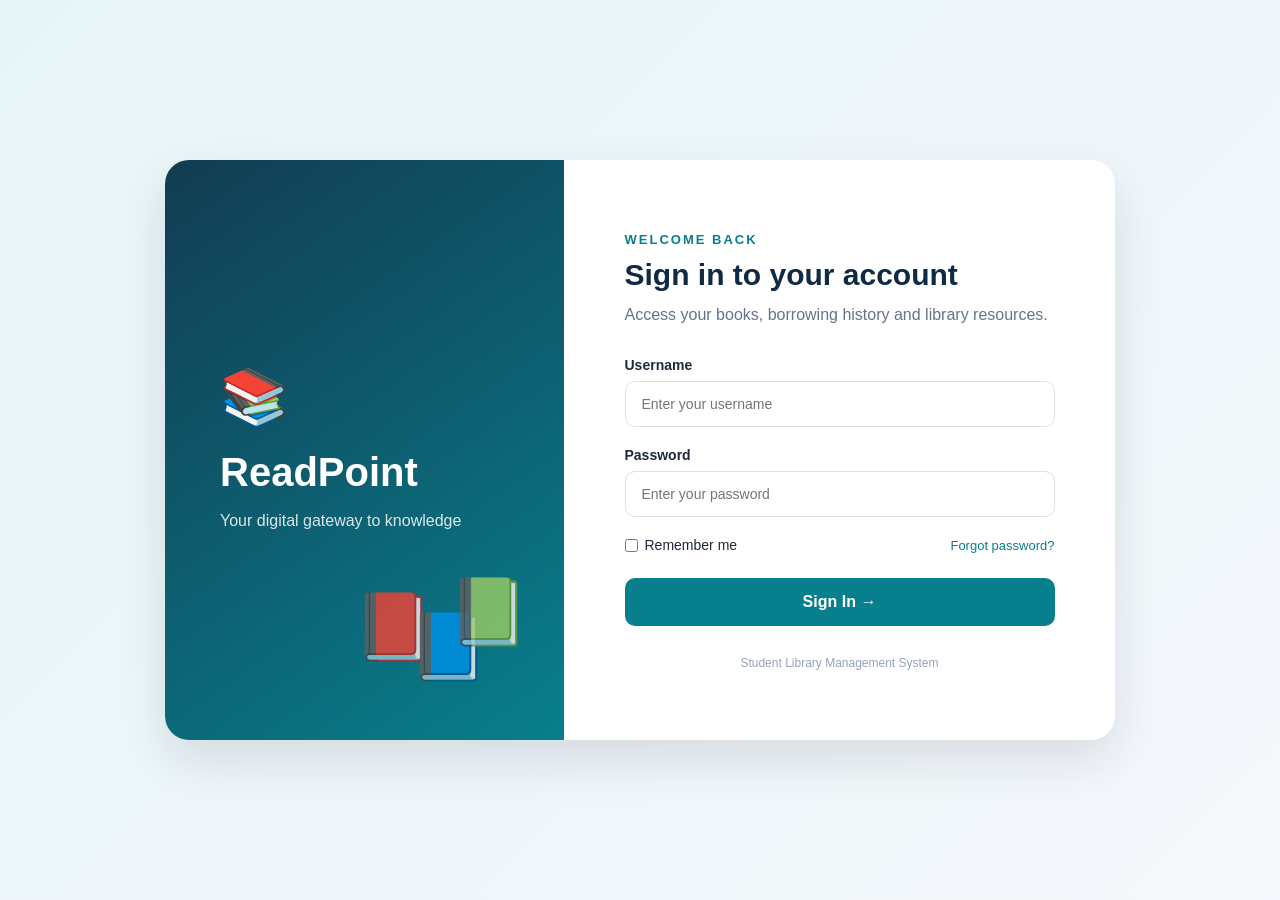
<file: index.html>
<!DOCTYPE html>
<html lang="en">
<head>
    <meta charset="UTF-8">
    <meta name="viewport" content="width=device-width, initial-scale=1.0">

    <title>Library Login</title>

    <link rel="stylesheet" href="style.css">
</head>

<body class="login-body">

    <div class="login-container">

        <div class="login-left">

            <div class="login-brand">
                <div class="brand-icon">📚</div>

                <h1>ReadPoint</h1>

                <p>
                    Your digital gateway to knowledge
                </p>
            </div>

            <div class="login-decoration">
                <div class="book-shape book-one">📕</div>
                <div class="book-shape book-two">📘</div>
                <div class="book-shape book-three">📗</div>
            </div>

        </div>


        <div class="login-right">

            <div class="login-form">

                <span class="welcome-text">
                    WELCOME BACK
                </span>

                <h2>Sign in to your account</h2>

                <p class="login-description">
                    Access your books, borrowing history and library resources.
                </p>


                <!-- Login form -->
                <!-- Any entered username/password will go to dashboard -->

                <form action="dashboard.html">

                    <label for="username">
                        Username
                    </label>

                    <input
                        type="text"
                        id="username"
                        placeholder="Enter your username"
                    >


                    <label for="password">
                        Password
                    </label>

                    <input
                        type="password"
                        id="password"
                        placeholder="Enter your password"
                    >


                    <div class="login-options">

                        <label class="remember">
                            <input type="checkbox">
                            Remember me
                        </label>

                        <a href="#">
                            Forgot password?
                        </a>

                    </div>


                    <button type="submit" class="login-button">
                        Sign In →
                    </button>

                </form>


                <p class="login-footer">
                    Student Library Management System
                </p>

            </div>

        </div>

    </div>

</body>
</html>
</file>
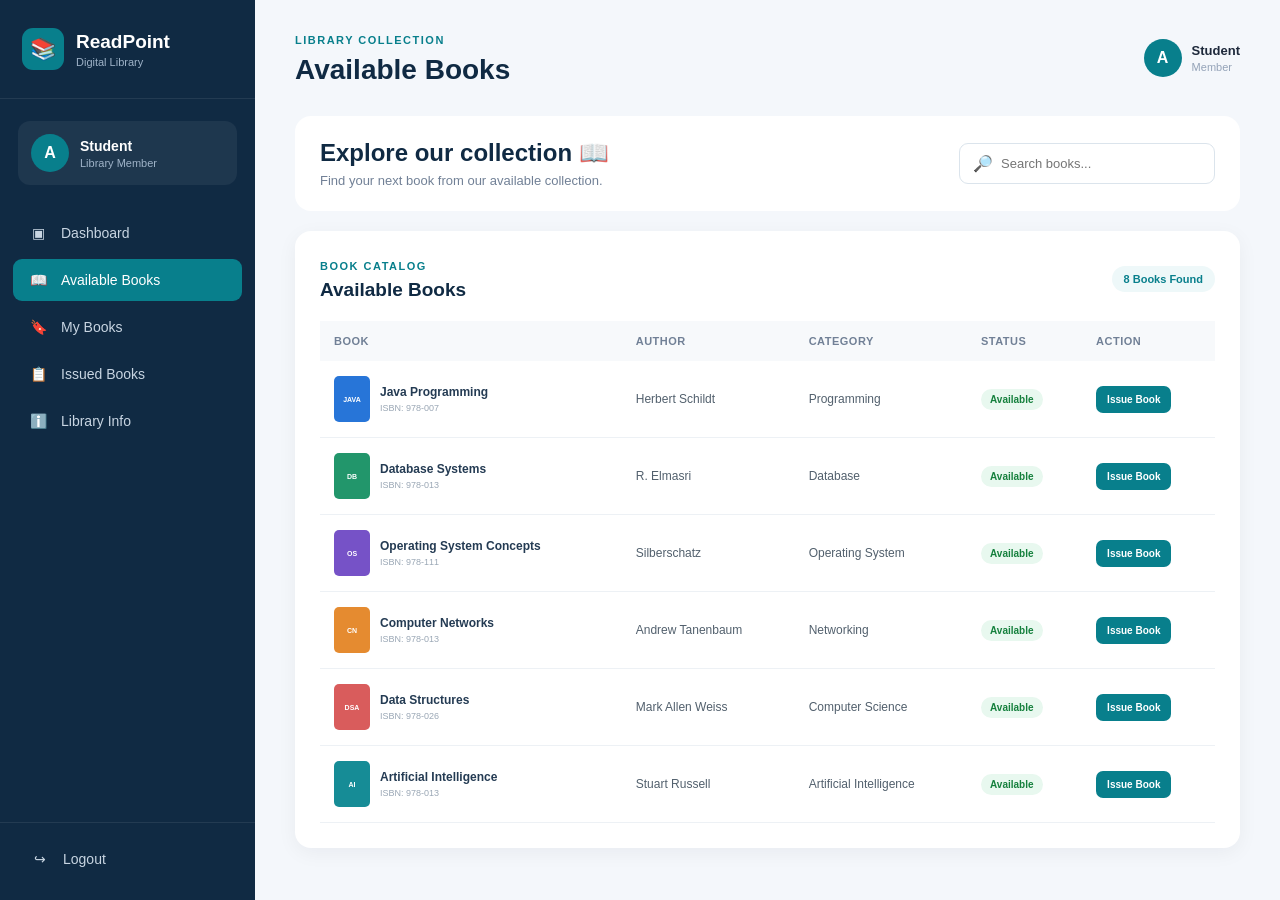
<file: available-books.html>
<!DOCTYPE html>
<html lang="en">

<head>

    <meta charset="UTF-8">

    <meta name="viewport"
          content="width=device-width, initial-scale=1.0">

    <title>Available Books</title>

    <link rel="stylesheet" href="style.css">

</head>


<body>


<div class="dashboard-layout">


    <!-- SIDEBAR -->

    <aside class="sidebar">

        <div class="sidebar-logo">

            <div class="logo-icon">
                📚
            </div>

            <div>
                <h2>ReadPoint</h2>
                <span>Digital Library</span>
            </div>

        </div>


        <div class="profile-box">

            <div class="profile-avatar">
                A
            </div>

            <div>
                <strong>Student</strong>
                <span>Library Member</span>
            </div>

        </div>


        <nav class="sidebar-menu">

            <a href="dashboard.html">
                <span>▣</span>
                Dashboard
            </a>

            <a href="available-books.html"
               class="active">
                <span>📖</span>
                Available Books
            </a>

            <a href="my-books.html">
                <span>🔖</span>
                My Books
            </a>

            <a href="issued-books.html">
                <span>📋</span>
                Issued Books
            </a>

            <a href="library-info.html">
                <span>ℹ️</span>
                Library Info
            </a>

        </nav>


        <div class="sidebar-bottom">

            <a href="index.html">
                <span>↪</span>
                Logout
            </a>

        </div>

    </aside>



    <!-- MAIN -->

    <main class="main-content">


        <header class="topbar">

            <div>

                <span class="small-heading">
                    LIBRARY COLLECTION
                </span>

                <h1>Available Books</h1>

            </div>

            <div class="user-mini">

                <div class="mini-avatar">
                    A
                </div>

                <div>

                    <strong>Student</strong>

                    <small>
                        Member
                    </small>

                </div>

            </div>

        </header>



        <!-- PAGE INTRO -->

        <div class="page-intro">

            <div>

                <h2>
                    Explore our collection 📖
                </h2>

                <p>
                    Find your next book from our available collection.
                </p>

            </div>


            <div class="search-box">

                🔎

                <input
                    type="text"
                    placeholder="Search books..."
                >

            </div>

        </div>



        <!-- BOOK TABLE -->

        <div class="table-card">

            <div class="table-title">

                <div>

                    <span class="small-heading">
                        BOOK CATALOG
                    </span>

                    <h2>
                        Available Books
                    </h2>

                </div>

                <span class="book-count">
                    8 Books Found
                </span>

            </div>


            <div class="table-container">

                <table>

                    <thead>

                        <tr>

                            <th>Book</th>

                            <th>Author</th>

                            <th>Category</th>

                            <th>Status</th>

                            <th>Action</th>

                        </tr>

                    </thead>


                    <tbody>


                        <tr>

                            <td>

                                <div class="table-book">

                                    <div class="small-cover blue-cover">
                                        JAVA
                                    </div>

                                    <div>
                                        <strong>
                                            Java Programming
                                        </strong>

                                        <small>
                                            ISBN: 978-007
                                        </small>
                                    </div>

                                </div>

                            </td>

                            <td>
                                Herbert Schildt
                            </td>

                            <td>
                                Programming
                            </td>

                            <td>
                                <span class="available-badge">
                                    Available
                                </span>
                            </td>

                            <td>
                                <a href="my-books.html"
                                   class="issue-button">
                                    Issue Book
                                </a>
                            </td>

                        </tr>



                        <tr>

                            <td>

                                <div class="table-book">

                                    <div class="small-cover green-cover">
                                        DB
                                    </div>

                                    <div>
                                        <strong>
                                            Database Systems
                                        </strong>

                                        <small>
                                            ISBN: 978-013
                                        </small>
                                    </div>

                                </div>

                            </td>

                            <td>
                                R. Elmasri
                            </td>

                            <td>
                                Database
                            </td>

                            <td>
                                <span class="available-badge">
                                    Available
                                </span>
                            </td>

                            <td>
                                <a href="my-books.html"
                                   class="issue-button">
                                    Issue Book
                                </a>
                            </td>

                        </tr>



                        <tr>

                            <td>

                                <div class="table-book">

                                    <div class="small-cover purple-cover">
                                        OS
                                    </div>

                                    <div>
                                        <strong>
                                            Operating System Concepts
                                        </strong>

                                        <small>
                                            ISBN: 978-111
                                        </small>
                                    </div>

                                </div>

                            </td>

                            <td>
                                Silberschatz
                            </td>

                            <td>
                                Operating System
                            </td>

                            <td>
                                <span class="available-badge">
                                    Available
                                </span>
                            </td>

                            <td>
                                <a href="my-books.html"
                                   class="issue-button">
                                    Issue Book
                                </a>
                            </td>

                        </tr>



                        <tr>

                            <td>

                                <div class="table-book">

                                    <div class="small-cover orange-cover">
                                        CN
                                    </div>

                                    <div>
                                        <strong>
                                            Computer Networks
                                        </strong>

                                        <small>
                                            ISBN: 978-013
                                        </small>
                                    </div>

                                </div>

                            </td>

                            <td>
                                Andrew Tanenbaum
                            </td>

                            <td>
                                Networking
                            </td>

                            <td>
                                <span class="available-badge">
                                    Available
                                </span>
                            </td>

                            <td>
                                <a href="my-books.html"
                                   class="issue-button">
                                    Issue Book
                                </a>
                            </td>

                        </tr>



                        <tr>

                            <td>

                                <div class="table-book">

                                    <div class="small-cover red-cover">
                                        DSA
                                    </div>

                                    <div>
                                        <strong>
                                            Data Structures
                                        </strong>

                                        <small>
                                            ISBN: 978-026
                                        </small>
                                    </div>

                                </div>

                            </td>

                            <td>
                                Mark Allen Weiss
                            </td>

                            <td>
                                Computer Science
                            </td>

                            <td>
                                <span class="available-badge">
                                    Available
                                </span>

                            </td>

                            <td>

                                <a href="my-books.html"
                                   class="issue-button">

                                    Issue Book

                                </a>

                            </td>

                        </tr>



                        <tr>

                            <td>

                                <div class="table-book">

                                    <div class="small-cover teal-cover">
                                        AI
                                    </div>

                                    <div>

                                        <strong>
                                            Artificial Intelligence
                                        </strong>

                                        <small>
                                            ISBN: 978-013
                                        </small>

                                    </div>

                                </div>

                            </td>

                            <td>
                                Stuart Russell
                            </td>

                            <td>
                                Artificial Intelligence
                            </td>

                            <td>

                                <span class="available-badge">
                                    Available
                                </span>

                            </td>

                            <td>

                                <a href="my-books.html"
                                   class="issue-button">

                                    Issue Book

                                </a>

                            </td>

                        </tr>


                    </tbody>

                </table>

            </div>

        </div>


    </main>

</div>


</body>
</html>
</file>
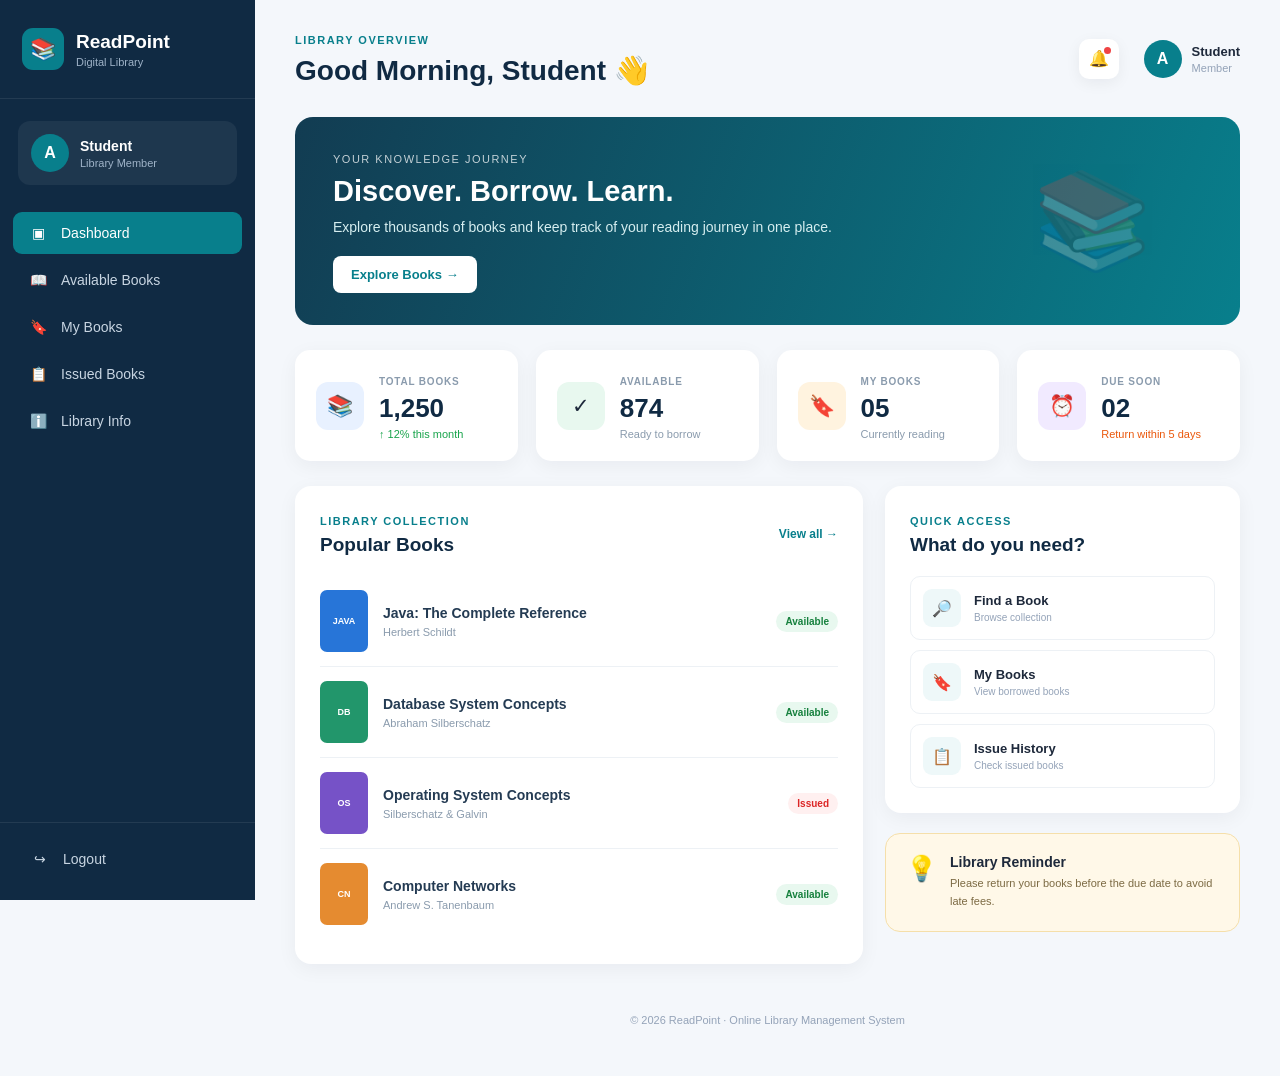
<file: dashboard.html>
<!DOCTYPE html>
<html lang="en">

<head>

    <meta charset="UTF-8">

    <meta name="viewport"
          content="width=device-width, initial-scale=1.0">

    <title>Library Dashboard</title>

    <link rel="stylesheet" href="style.css">

</head>


<body>


<div class="dashboard-layout">


    <!-- ================= SIDEBAR ================= -->

    <aside class="sidebar">

        <div class="sidebar-logo">

            <div class="logo-icon">
                📚
            </div>

            <div>
                <h2>ReadPoint</h2>
                <span>Digital Library</span>
            </div>

        </div>


        <div class="profile-box">

            <div class="profile-avatar">
                A
            </div>

            <div>

                <strong>Student</strong>

                <span>
                    Library Member
                </span>

            </div>

        </div>


        <nav class="sidebar-menu">

            <a href="dashboard.html"
               class="active">
                <span>▣</span>
                Dashboard
            </a>

            <a href="available-books.html">
                <span>📖</span>
                Available Books
            </a>

            <a href="my-books.html">
                <span>🔖</span>
                My Books
            </a>

            <a href="issued-books.html">
                <span>📋</span>
                Issued Books
            </a>

            <a href="library-info.html">
                <span>ℹ️</span>
                Library Info
            </a>

        </nav>


        <div class="sidebar-bottom">

            <a href="index.html">
                <span>↪</span>
                Logout
            </a>

        </div>

    </aside>



    <!-- ================= MAIN CONTENT ================= -->

    <main class="main-content">


        <!-- TOP BAR -->

        <header class="topbar">

            <div>

                <span class="small-heading">
                    LIBRARY OVERVIEW
                </span>

                <h1>Good Morning, Student 👋</h1>

            </div>


            <div class="topbar-right">

                <div class="notification">
                    🔔
                    <span></span>
                </div>

                <div class="user-mini">

                    <div class="mini-avatar">
                        A
                    </div>

                    <div>

                        <strong>Student</strong>

                        <small>
                            Member
                        </small>

                    </div>

                </div>

            </div>

        </header>



        <!-- WELCOME BANNER -->

        <section class="welcome-banner">

            <div>

                <span>
                    YOUR KNOWLEDGE JOURNEY
                </span>

                <h2>
                    Discover. Borrow. Learn.
                </h2>

                <p>
                    Explore thousands of books and keep track
                    of your reading journey in one place.
                </p>

                <a href="available-books.html"
                   class="banner-button">

                    Explore Books →

                </a>

            </div>

            <div class="banner-icon">
                📚
            </div>

        </section>



        <!-- ================= STATISTICS ================= -->

        <section class="stats-grid">


            <div class="stat-card">

                <div class="stat-icon blue">
                    📚
                </div>

                <div>

                    <span>
                        TOTAL BOOKS
                    </span>

                    <h2>
                        1,250
                    </h2>

                    <p class="positive">
                        ↑ 12% this month
                    </p>

                </div>

            </div>



            <div class="stat-card">

                <div class="stat-icon green">
                    ✓
                </div>

                <div>

                    <span>
                        AVAILABLE
                    </span>

                    <h2>
                        874
                    </h2>

                    <p>
                        Ready to borrow
                    </p>

                </div>

            </div>



            <div class="stat-card">

                <div class="stat-icon orange">
                    🔖
                </div>

                <div>

                    <span>
                        MY BOOKS
                    </span>

                    <h2>
                        05
                    </h2>

                    <p>
                        Currently reading
                    </p>

                </div>

            </div>



            <div class="stat-card">

                <div class="stat-icon purple">
                    ⏰
                </div>

                <div>

                    <span>
                        DUE SOON
                    </span>

                    <h2>
                        02
                    </h2>

                    <p class="warning">
                        Return within 5 days
                    </p>

                </div>

            </div>

        </section>



        <!-- ================= LOWER SECTION ================= -->

        <section class="dashboard-grid">


            <!-- RECENT BOOKS -->

            <div class="content-card">

                <div class="card-header">

                    <div>

                        <span class="small-heading">
                            LIBRARY COLLECTION
                        </span>

                        <h2>
                            Popular Books
                        </h2>

                    </div>

                    <a href="available-books.html">
                        View all →
                    </a>

                </div>


                <div class="book-list">


                    <div class="book-row">

                        <div class="book-cover blue-cover">
                            JAVA
                        </div>

                        <div class="book-details">

                            <h3>
                                Java: The Complete Reference
                            </h3>

                            <p>
                                Herbert Schildt
                            </p>

                        </div>

                        <span class="available-badge">
                            Available
                        </span>

                    </div>



                    <div class="book-row">

                        <div class="book-cover green-cover">
                            DB
                        </div>

                        <div class="book-details">

                            <h3>
                                Database System Concepts
                            </h3>

                            <p>
                                Abraham Silberschatz
                            </p>

                        </div>

                        <span class="available-badge">
                            Available
                        </span>

                    </div>



                    <div class="book-row">

                        <div class="book-cover purple-cover">
                            OS
                        </div>

                        <div class="book-details">

                            <h3>
                                Operating System Concepts
                            </h3>

                            <p>
                                Silberschatz & Galvin
                            </p>

                        </div>

                        <span class="issued-badge">
                            Issued
                        </span>

                    </div>



                    <div class="book-row">

                        <div class="book-cover orange-cover">
                            CN
                        </div>

                        <div class="book-details">

                            <h3>
                                Computer Networks
                            </h3>

                            <p>
                                Andrew S. Tanenbaum
                            </p>

                        </div>

                        <span class="available-badge">
                            Available
                        </span>

                    </div>

                </div>

            </div>



            <!-- RIGHT SIDE -->

            <div class="right-column">


                <!-- QUICK ACTIONS -->

                <div class="content-card">

                    <div class="card-header">

                        <div>

                            <span class="small-heading">
                                QUICK ACCESS
                            </span>

                            <h2>
                                What do you need?
                            </h2>

                        </div>

                    </div>


                    <div class="quick-actions">

                        <a href="available-books.html"
                           class="quick-action">

                            <span>🔎</span>

                            <div>
                                <strong>Find a Book</strong>
                                <small>Browse collection</small>
                            </div>

                        </a>


                        <a href="my-books.html"
                           class="quick-action">

                            <span>🔖</span>

                            <div>
                                <strong>My Books</strong>
                                <small>View borrowed books</small>
                            </div>

                        </a>


                        <a href="issued-books.html"
                           class="quick-action">

                            <span>📋</span>

                            <div>
                                <strong>Issue History</strong>
                                <small>Check issued books</small>
                            </div>

                        </a>

                    </div>

                </div>



                <!-- LIBRARY NOTICE -->

                <div class="notice-card">

                    <div class="notice-icon">
                        💡
                    </div>

                    <div>

                        <h3>
                            Library Reminder
                        </h3>

                        <p>
                            Please return your books before
                            the due date to avoid late fees.
                        </p>

                    </div>

                </div>


            </div>

        </section>


        <footer class="dashboard-footer">

            © 2026 ReadPoint · Online Library Management System

        </footer>


    </main>

</div>


</body>
</html>
</file>
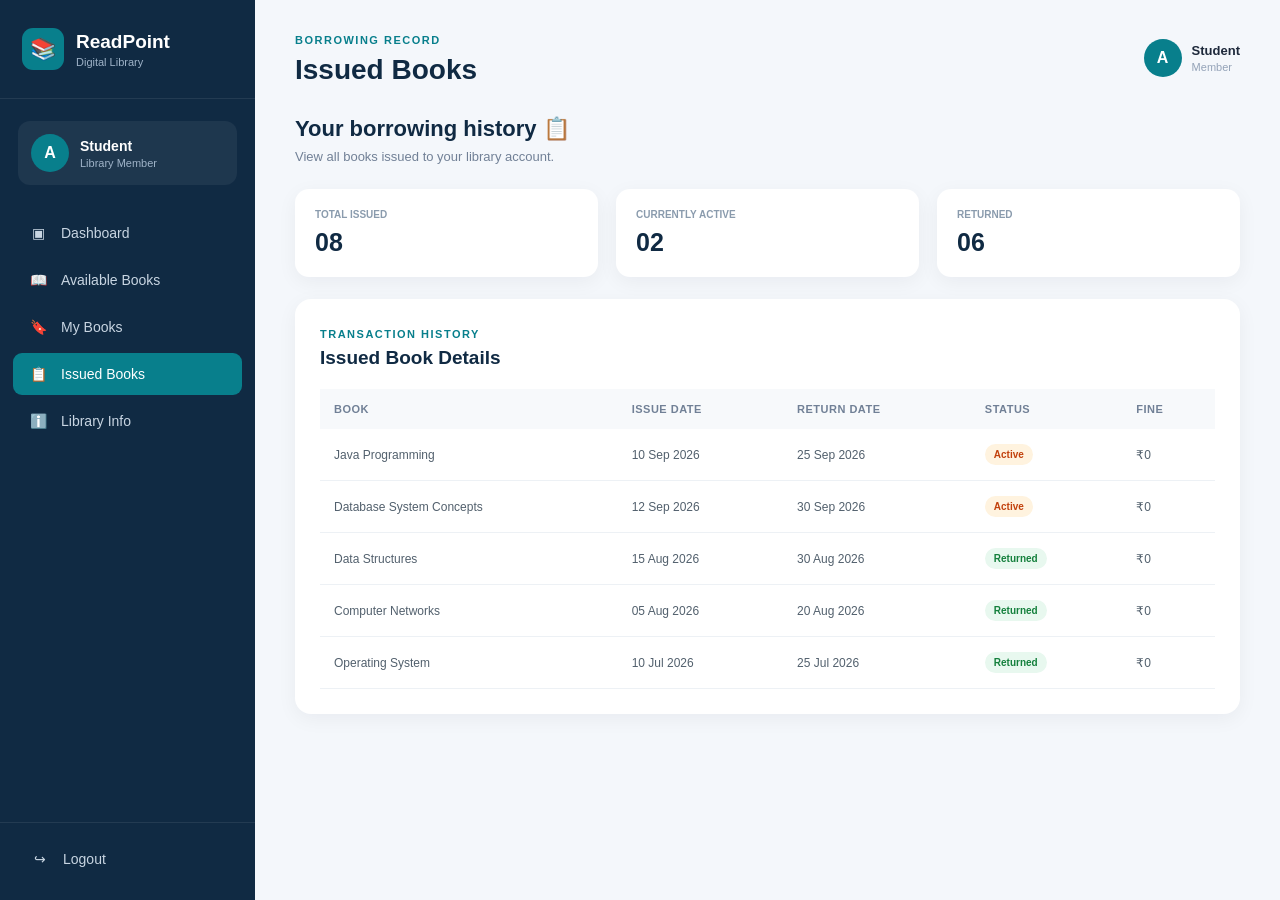
<file: issued-books.html>
<!DOCTYPE html>
<html lang="en">

<head>

    <meta charset="UTF-8">

    <meta name="viewport"
          content="width=device-width, initial-scale=1.0">

    <title>Issued Books</title>

    <link rel="stylesheet" href="style.css">

</head>


<body>


<div class="dashboard-layout">


    <!-- SIDEBAR -->

    <aside class="sidebar">

        <div class="sidebar-logo">

            <div class="logo-icon">
                📚
            </div>

            <div>

                <h2>
                    ReadPoint
                </h2>

                <span>
                    Digital Library
                </span>

            </div>

        </div>


        <div class="profile-box">

            <div class="profile-avatar">
                A
            </div>

            <div>

                <strong>
                    Student
                </strong>

                <span>
                    Library Member
                </span>

            </div>

        </div>


        <nav class="sidebar-menu">

            <a href="dashboard.html">
                <span>▣</span>
                Dashboard
            </a>

            <a href="available-books.html">
                <span>📖</span>
                Available Books
            </a>

            <a href="my-books.html">
                <span>🔖</span>
                My Books
            </a>

            <a href="issued-books.html"
               class="active">

                <span>📋</span>
                Issued Books

            </a>

            <a href="library-info.html">

                <span>ℹ️</span>
                Library Info

            </a>

        </nav>


        <div class="sidebar-bottom">

            <a href="index.html">

                <span>↪</span>
                Logout

            </a>

        </div>

    </aside>



    <!-- MAIN -->

    <main class="main-content">


        <header class="topbar">

            <div>

                <span class="small-heading">
                    BORROWING RECORD
                </span>

                <h1>
                    Issued Books
                </h1>

            </div>


            <div class="user-mini">

                <div class="mini-avatar">
                    A
                </div>

                <div>

                    <strong>
                        Student
                    </strong>

                    <small>
                        Member
                    </small>

                </div>

            </div>

        </header>



        <div class="page-heading">

            <h2>
                Your borrowing history 📋
            </h2>

            <p>
                View all books issued to your library account.
            </p>

        </div>



        <!-- SUMMARY -->

        <div class="mini-stats">


            <div>

                <span>
                    TOTAL ISSUED
                </span>

                <strong>
                    08
                </strong>

            </div>


            <div>

                <span>
                    CURRENTLY ACTIVE
                </span>

                <strong>
                    02
                </strong>

            </div>


            <div>

                <span>
                    RETURNED
                </span>

                <strong>
                    06
                </strong>

            </div>


        </div>



        <!-- ISSUE HISTORY TABLE -->

        <div class="table-card">

            <div class="table-title">

                <div>

                    <span class="small-heading">
                        TRANSACTION HISTORY
                    </span>

                    <h2>
                        Issued Book Details
                    </h2>

                </div>

            </div>


            <div class="table-container">

                <table>

                    <thead>

                        <tr>

                            <th>Book</th>

                            <th>Issue Date</th>

                            <th>Return Date</th>

                            <th>Status</th>

                            <th>Fine</th>

                        </tr>

                    </thead>


                    <tbody>


                        <tr>

                            <td>
                                Java Programming
                            </td>

                            <td>
                                10 Sep 2026
                            </td>

                            <td>
                                25 Sep 2026
                            </td>

                            <td>

                                <span class="active-badge">
                                    Active
                                </span>

                            </td>

                            <td>
                                ₹0
                            </td>

                        </tr>



                        <tr>

                            <td>
                                Database System Concepts
                            </td>

                            <td>
                                12 Sep 2026
                            </td>

                            <td>
                                30 Sep 2026
                            </td>

                            <td>

                                <span class="active-badge">
                                    Active
                                </span>

                            </td>

                            <td>
                                ₹0
                            </td>

                        </tr>



                        <tr>

                            <td>
                                Data Structures
                            </td>

                            <td>
                                15 Aug 2026
                            </td>

                            <td>
                                30 Aug 2026
                            </td>

                            <td>

                                <span class="returned-badge">
                                    Returned
                                </span>

                            </td>

                            <td>
                                ₹0
                            </td>

                        </tr>



                        <tr>

                            <td>
                                Computer Networks
                            </td>

                            <td>
                                05 Aug 2026
                            </td>

                            <td>
                                20 Aug 2026
                            </td>

                            <td>

                                <span class="returned-badge">
                                    Returned
                                </span>

                            </td>

                            <td>
                                ₹0
                            </td>

                        </tr>



                        <tr>

                            <td>
                                Operating System
                            </td>

                            <td>
                                10 Jul 2026
                            </td>

                            <td>
                                25 Jul 2026
                            </td>

                            <td>

                                <span class="returned-badge">
                                    Returned
                                </span>

                            </td>

                            <td>
                                ₹0
                            </td>

                        </tr>


                    </tbody>

                </table>

            </div>

        </div>


    </main>

</div>


</body>
</html>
</file>
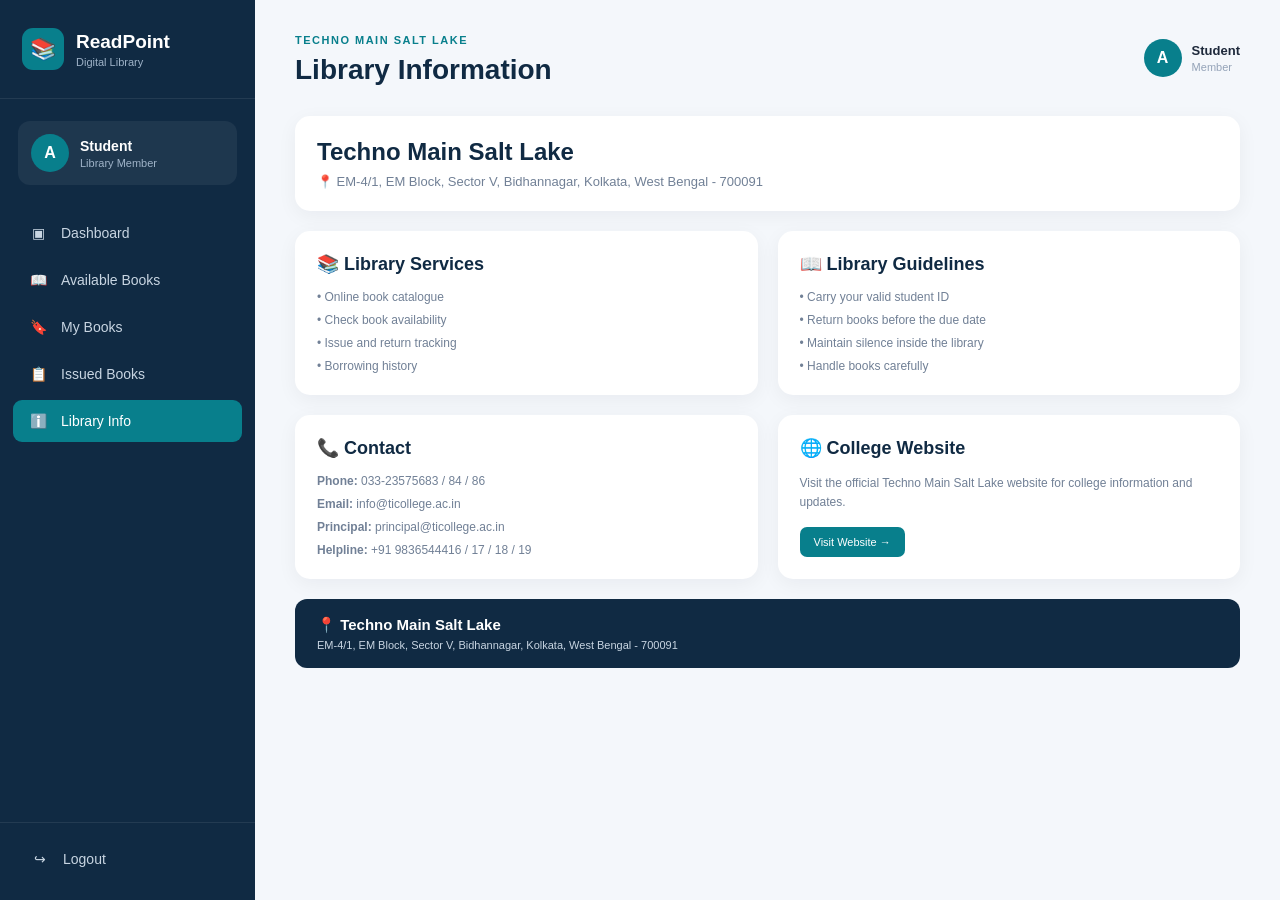
<file: library-info.html>
<!DOCTYPE html>
<html lang="en">
<head>
<meta charset="UTF-8">
<meta name="viewport" content="width=device-width, initial-scale=1.0">
<title>Library Information</title>
<link rel="stylesheet" href="style.css">
</head>
<body>
<div class="dashboard-layout">
<aside class="sidebar">
<div class="sidebar-logo">
<div class="logo-icon">📚</div>
<div><h2>ReadPoint</h2><span>Digital Library</span></div>
</div>
<div class="profile-box">
<div class="profile-avatar">A</div>
<div><strong>Student</strong><span>Library Member</span></div>
</div>
<nav class="sidebar-menu">
<a href="dashboard.html"><span>▣</span>Dashboard</a>
<a href="available-books.html"><span>📖</span>Available Books</a>
<a href="my-books.html"><span>🔖</span>My Books</a>
<a href="issued-books.html"><span>📋</span>Issued Books</a>
<a href="library-info.html" class="active"><span>ℹ️</span>Library Info</a>
</nav>
<div class="sidebar-bottom">
<a href="index.html"><span>↪</span>Logout</a>
</div>
</aside>

<main class="main-content">

<header class="topbar">
<div>
<span class="small-heading">TECHNO MAIN SALT LAKE</span>
<h1>Library Information</h1>
</div>
<div class="user-mini">
<div class="mini-avatar">A</div>
<div><strong>Student</strong><small>Member</small></div>
</div>
</header>

<div class="college-info" style="background:white;padding:22px;border-radius:15px;margin-bottom:20px;box-shadow:0 5px 20px rgba(15,23,42,.05);">
<h2 style="color:#102a43;margin-bottom:8px;">Techno Main Salt Lake</h2>
<p style="color:#718096;font-size:13px;">📍 EM-4/1, EM Block, Sector V, Bidhannagar, Kolkata, West Bengal - 700091</p>
</div>

<div style="display:grid;grid-template-columns:1fr 1fr;gap:20px;">

<div style="background:white;padding:22px;border-radius:15px;box-shadow:0 5px 20px rgba(15,23,42,.05);">
<h2 style="color:#102a43;font-size:18px;margin-bottom:15px;">📚 Library Services</h2>
<p style="color:#718096;font-size:12px;margin-bottom:9px;">• Online book catalogue</p>
<p style="color:#718096;font-size:12px;margin-bottom:9px;">• Check book availability</p>
<p style="color:#718096;font-size:12px;margin-bottom:9px;">• Issue and return tracking</p>
<p style="color:#718096;font-size:12px;">• Borrowing history</p>
</div>

<div style="background:white;padding:22px;border-radius:15px;box-shadow:0 5px 20px rgba(15,23,42,.05);">
<h2 style="color:#102a43;font-size:18px;margin-bottom:15px;">📖 Library Guidelines</h2>
<p style="color:#718096;font-size:12px;margin-bottom:9px;">• Carry your valid student ID</p>
<p style="color:#718096;font-size:12px;margin-bottom:9px;">• Return books before the due date</p>
<p style="color:#718096;font-size:12px;margin-bottom:9px;">• Maintain silence inside the library</p>
<p style="color:#718096;font-size:12px;">• Handle books carefully</p>
</div>

<div style="background:white;padding:22px;border-radius:15px;box-shadow:0 5px 20px rgba(15,23,42,.05);">
<h2 style="color:#102a43;font-size:18px;margin-bottom:15px;">📞 Contact</h2>
<p style="color:#718096;font-size:12px;margin-bottom:9px;"><b>Phone:</b> 033-23575683 / 84 / 86</p>
<p style="color:#718096;font-size:12px;margin-bottom:9px;"><b>Email:</b> info@ticollege.ac.in</p>
<p style="color:#718096;font-size:12px;margin-bottom:9px;"><b>Principal:</b> principal@ticollege.ac.in</p>
<p style="color:#718096;font-size:12px;"><b>Helpline:</b> +91 9836544416 / 17 / 18 / 19</p>
</div>

<div style="background:white;padding:22px;border-radius:15px;box-shadow:0 5px 20px rgba(15,23,42,.05);">
<h2 style="color:#102a43;font-size:18px;margin-bottom:15px;">🌐 College Website</h2>
<p style="color:#718096;font-size:12px;line-height:1.6;margin-bottom:15px;">Visit the official Techno Main Salt Lake website for college information and updates.</p>
<a href="https://ticollege.ac.in/index.php" target="_blank" style="display:inline-block;background:#087f8c;color:white;padding:9px 14px;border-radius:7px;font-size:11px;">Visit Website →</a>
</div>

</div>

<div style="background:#102a43;color:white;padding:17px 22px;border-radius:12px;margin-top:20px;">
<h3 style="font-size:15px;margin-bottom:5px;">📍 Techno Main Salt Lake</h3>
<p style="font-size:11px;color:#c8d5e2;">EM-4/1, EM Block, Sector V, Bidhannagar, Kolkata, West Bengal - 700091</p>
</div>

</main>
</div>
</body>
</html>
</file>
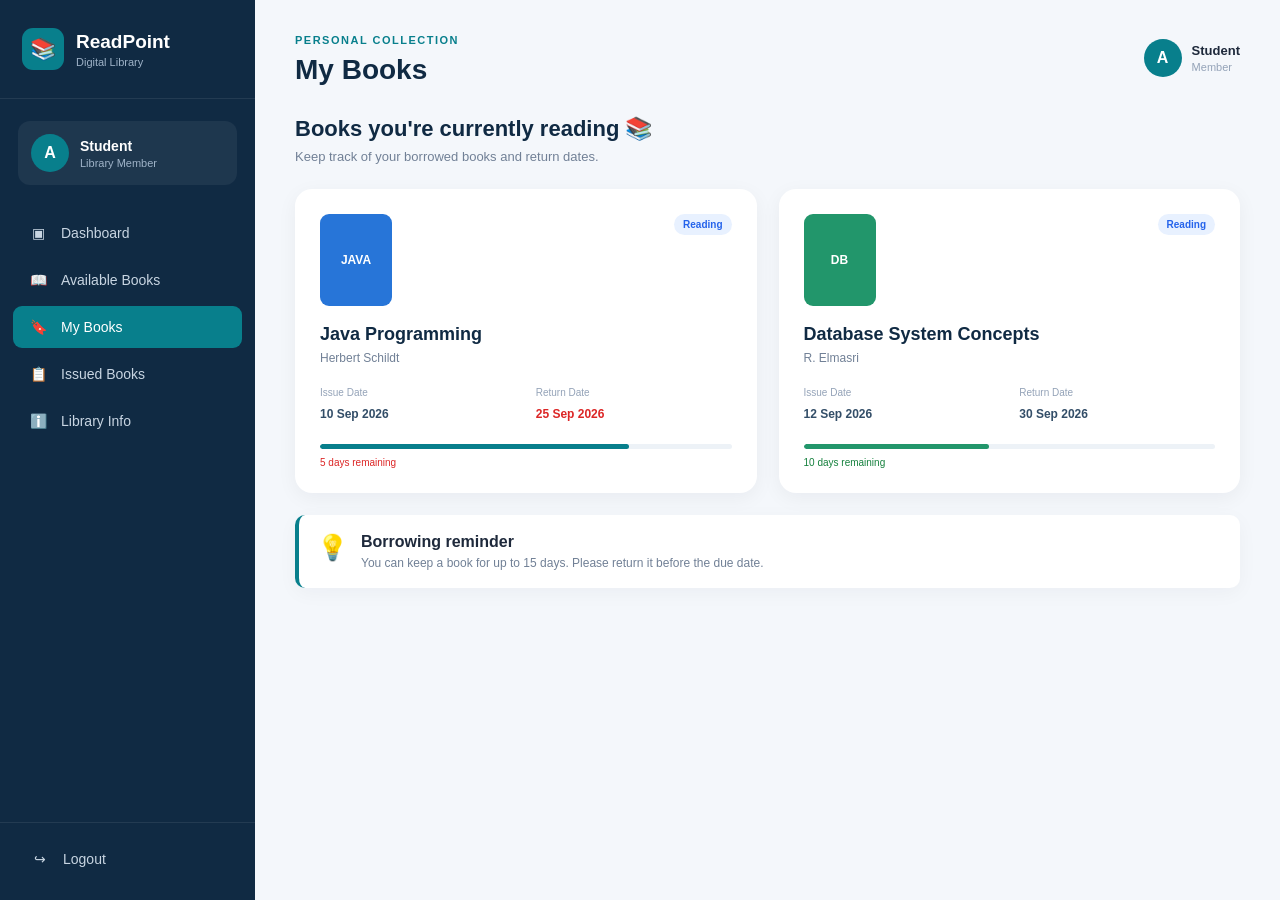
<file: my-books.html>
<!DOCTYPE html>
<html lang="en">

<head>

    <meta charset="UTF-8">

    <meta name="viewport"
          content="width=device-width, initial-scale=1.0">

    <title>My Books</title>

    <link rel="stylesheet" href="style.css">

</head>


<body>


<div class="dashboard-layout">


    <!-- SIDEBAR -->

    <aside class="sidebar">

        <div class="sidebar-logo">

            <div class="logo-icon">
                📚
            </div>

            <div>

                <h2>ReadPoint</h2>

                <span>
                    Digital Library
                </span>

            </div>

        </div>


        <div class="profile-box">

            <div class="profile-avatar">
                A
            </div>

            <div>

                <strong>
                    Student
                </strong>

                <span>
                    Library Member
                </span>

            </div>

        </div>


        <nav class="sidebar-menu">

            <a href="dashboard.html">
                <span>▣</span>
                Dashboard
            </a>

            <a href="available-books.html">
                <span>📖</span>
                Available Books
            </a>

            <a href="my-books.html"
               class="active">

                <span>🔖</span>
                My Books

            </a>

            <a href="issued-books.html">
                <span>📋</span>
                Issued Books
            </a>

            <a href="library-info.html">
                <span>ℹ️</span>
                Library Info
            </a>

        </nav>


        <div class="sidebar-bottom">

            <a href="index.html">

                <span>↪</span>
                Logout

            </a>

        </div>

    </aside>



    <!-- MAIN -->

    <main class="main-content">


        <header class="topbar">

            <div>

                <span class="small-heading">
                    PERSONAL COLLECTION
                </span>

                <h1>My Books</h1>

            </div>


            <div class="user-mini">

                <div class="mini-avatar">
                    A
                </div>

                <div>

                    <strong>
                        Student
                    </strong>

                    <small>
                        Member
                    </small>

                </div>

            </div>

        </header>



        <div class="page-heading">

            <h2>
                Books you're currently reading 📚
            </h2>

            <p>
                Keep track of your borrowed books and return dates.
            </p>

        </div>



        <!-- MY BOOK CARDS -->

        <div class="my-books-grid">


            <div class="my-book-card">

                <div class="my-book-top">

                    <div class="large-cover blue-cover">
                        JAVA
                    </div>

                    <span class="reading-badge">
                        Reading
                    </span>

                </div>


                <h2>
                    Java Programming
                </h2>

                <p class="author">
                    Herbert Schildt
                </p>


                <div class="date-info">

                    <div>

                        <span>
                            Issue Date
                        </span>

                        <strong>
                            10 Sep 2026
                        </strong>

                    </div>


                    <div>

                        <span>
                            Return Date
                        </span>

                        <strong class="danger-text">
                            25 Sep 2026
                        </strong>

                    </div>

                </div>


                <div class="progress-line">

                    <div></div>

                </div>


                <p class="days-left">
                    5 days remaining
                </p>

            </div>



            <div class="my-book-card">

                <div class="my-book-top">

                    <div class="large-cover green-cover">
                        DB
                    </div>

                    <span class="reading-badge">
                        Reading
                    </span>

                </div>


                <h2>
                    Database System Concepts
                </h2>

                <p class="author">
                    R. Elmasri
                </p>


                <div class="date-info">

                    <div>

                        <span>
                            Issue Date
                        </span>

                        <strong>
                            12 Sep 2026
                        </strong>

                    </div>


                    <div>

                        <span>
                            Return Date
                        </span>

                        <strong>
                            30 Sep 2026
                        </strong>

                    </div>

                </div>


                <div class="progress-line green-progress">

                    <div></div>

                </div>


                <p class="days-left green-text">
                    10 days remaining
                </p>

            </div>


        </div>



        <!-- INFORMATION -->

        <div class="info-banner">

            <span>
                💡
            </span>

            <div>

                <strong>
                    Borrowing reminder
                </strong>

                <p>
                    You can keep a book for up to 15 days.
                    Please return it before the due date.
                </p>

            </div>

        </div>


    </main>

</div>


</body>
</html>
</file>
<file: style.css>
/* =========================================================
   GENERAL RESET
========================================================= */

* {
    margin: 0;
    padding: 0;
    box-sizing: border-box;
}


body {
    font-family: Arial, Helvetica, sans-serif;
    background: #f4f7fb;
    color: #1e293b;
}


a {
    text-decoration: none;
    color: inherit;
}


button,
input {
    font-family: inherit;
}


/* =========================================================
   LOGIN PAGE
========================================================= */

.login-body {

    min-height: 100vh;

    display: flex;

    align-items: center;

    justify-content: center;

    background:
        linear-gradient(
            135deg,
            #e8f5f7,
            #f5f8fc
        );

    padding: 30px;

}


.login-container {

    width: 950px;

    min-height: 580px;

    background: white;

    border-radius: 24px;

    overflow: hidden;

    display: grid;

    grid-template-columns: 42% 58%;

    box-shadow:
        0 20px 50px rgba(15, 23, 42, 0.12);

}


/* LOGIN LEFT */

.login-left {

    background:
        linear-gradient(
            145deg,
            #123c52,
            #087f8c
        );

    color: white;

    padding: 55px;

    position: relative;

    display: flex;

    flex-direction: column;

    justify-content: center;

}


.login-brand {
    position: relative;
    z-index: 2;
}


.brand-icon {

    font-size: 55px;

    margin-bottom: 20px;

}


.login-brand h1 {

    font-size: 40px;

    margin-bottom: 12px;

}


.login-brand p {

    font-size: 16px;

    line-height: 1.7;

    opacity: 0.85;

}


.login-decoration {

    position: absolute;

    right: 30px;

    bottom: 35px;

    height: 150px;

    width: 220px;

}


.book-shape {

    position: absolute;

    font-size: 65px;

    opacity: 0.8;

}


.book-one {
    right: 100px;
    bottom: 40px;
}


.book-two {
    right: 45px;
    bottom: 20px;
}


.book-three {
    right: 5px;
    bottom: 55px;
}


/* LOGIN RIGHT */

.login-right {

    padding: 55px;

    display: flex;

    align-items: center;

}


.login-form {

    width: 100%;

    max-width: 430px;

    margin: auto;

}


.welcome-text {

    color: #087f8c;

    font-size: 13px;

    font-weight: bold;

    letter-spacing: 2px;

}


.login-form h2 {

    font-size: 30px;

    margin-top: 10px;

    margin-bottom: 10px;

    color: #102a43;

}


.login-description {

    color: #64748b;

    margin-bottom: 30px;

    line-height: 1.6;

}


.login-form label {

    display: block;

    font-size: 14px;

    font-weight: bold;

    margin-bottom: 8px;

}


.login-form input[type="text"],
.login-form input[type="password"] {

    width: 100%;

    padding: 14px 16px;

    border: 1px solid #d7e0e8;

    border-radius: 10px;

    margin-bottom: 20px;

    outline: none;

    font-size: 14px;

    transition: 0.2s;

}


.login-form input[type="text"]:focus,
.login-form input[type="password"]:focus {

    border-color: #087f8c;

    box-shadow:
        0 0 0 3px rgba(8, 127, 140, 0.1);

}


.login-options {

    display: flex;

    justify-content: space-between;

    align-items: center;

    margin-bottom: 25px;

    font-size: 13px;

}


.remember {

    display: flex !important;

    align-items: center;

    gap: 7px;

    margin: 0 !important;

    font-weight: normal !important;

}


.remember input {

    width: auto !important;

    margin: 0 !important;

}


.login-options a {

    color: #087f8c;

}


.login-button {

    width: 100%;

    padding: 15px;

    border: none;

    border-radius: 10px;

    background: #087f8c;

    color: white;

    font-size: 16px;

    font-weight: bold;

    cursor: pointer;

    transition: 0.2s;

}


.login-button:hover {

    background: #066c76;

    transform: translateY(-1px);

}


.login-footer {

    text-align: center;

    margin-top: 30px;

    color: #94a3b8;

    font-size: 12px;

}


/* =========================================================
   DASHBOARD LAYOUT
========================================================= */

.dashboard-layout {

    min-height: 100vh;

    display: flex;

}


/* =========================================================
   SIDEBAR
========================================================= */

.sidebar {

    width: 255px;

    min-height: 100vh;

    background: #102a43;

    color: white;

    position: fixed;

    left: 0;

    top: 0;

    display: flex;

    flex-direction: column;

    z-index: 10;

}


.sidebar-logo {

    display: flex;

    align-items: center;

    gap: 12px;

    padding: 28px 22px;

    border-bottom:
        1px solid rgba(255,255,255,0.08);

}


.logo-icon {

    width: 42px;

    height: 42px;

    background: #087f8c;

    border-radius: 11px;

    display: flex;

    align-items: center;

    justify-content: center;

    font-size: 21px;

}


.sidebar-logo h2 {

    font-size: 19px;

}


.sidebar-logo span {

    display: block;

    font-size: 11px;

    color: #9fb3c8;

    margin-top: 3px;

}


.profile-box {

    margin: 22px 18px;

    padding: 13px;

    background: rgba(255,255,255,0.06);

    border-radius: 12px;

    display: flex;

    align-items: center;

    gap: 11px;

}


.profile-avatar,
.mini-avatar {

    width: 38px;

    height: 38px;

    border-radius: 50%;

    background: #087f8c;

    display: flex;

    align-items: center;

    justify-content: center;

    font-weight: bold;

    color: white;

}


.profile-box strong {

    display: block;

    font-size: 14px;

}


.profile-box span {

    display: block;

    color: #9fb3c8;

    font-size: 11px;

    margin-top: 3px;

}


/* SIDEBAR MENU */

.sidebar-menu {

    padding: 5px 13px;

    flex: 1;

}


.sidebar-menu a,
.sidebar-bottom a {

    display: flex;

    align-items: center;

    gap: 13px;

    padding: 13px 15px;

    margin-bottom: 5px;

    border-radius: 9px;

    color: #c8d5e2;

    font-size: 14px;

    transition: 0.2s;

}


.sidebar-menu a span,
.sidebar-bottom a span {

    width: 20px;

    text-align: center;

}


.sidebar-menu a:hover,
.sidebar-bottom a:hover {

    background: rgba(255,255,255,0.07);

    color: white;

}


.sidebar-menu a.active {

    background: #087f8c;

    color: white;

}


.sidebar-bottom {

    padding: 15px;

    border-top:
        1px solid rgba(255,255,255,0.08);

}


/* =========================================================
   MAIN CONTENT
========================================================= */

.main-content {

    margin-left: 255px;

    width: calc(100% - 255px);

    padding: 30px 40px;

    min-height: 100vh;

}


/* =========================================================
   TOP BAR
========================================================= */

.topbar {

    display: flex;

    justify-content: space-between;

    align-items: center;

    margin-bottom: 30px;

}


.small-heading {

    color: #087f8c;

    font-size: 11px;

    font-weight: bold;

    letter-spacing: 1.5px;

}


.topbar h1 {

    font-size: 28px;

    color: #102a43;

    margin-top: 6px;

}


.topbar-right {

    display: flex;

    align-items: center;

    gap: 25px;

}


.notification {

    width: 40px;

    height: 40px;

    background: white;

    border-radius: 10px;

    display: flex;

    align-items: center;

    justify-content: center;

    box-shadow:
        0 4px 15px rgba(15,23,42,0.06);

    position: relative;

}


.notification span {

    position: absolute;

    width: 7px;

    height: 7px;

    background: #ef4444;

    border-radius: 50%;

    top: 8px;

    right: 8px;

}


.user-mini {

    display: flex;

    align-items: center;

    gap: 10px;

}


.user-mini strong {

    display: block;

    font-size: 13px;

}


.user-mini small {

    display: block;

    color: #94a3b8;

    font-size: 11px;

    margin-top: 3px;

}


/* =========================================================
   WELCOME BANNER
========================================================= */

.welcome-banner {

    background:
        linear-gradient(
            110deg,
            #123c52,
            #087f8c
        );

    color: white;

    border-radius: 18px;

    padding: 32px 38px;

    display: flex;

    align-items: center;

    justify-content: space-between;

    margin-bottom: 25px;

    overflow: hidden;

}


.welcome-banner span {

    font-size: 11px;

    letter-spacing: 1.5px;

    opacity: 0.75;

}


.welcome-banner h2 {

    font-size: 29px;

    margin: 8px 0;

}


.welcome-banner p {

    color: #d6eef0;

    max-width: 600px;

    line-height: 1.6;

    font-size: 14px;

}


.banner-button {

    display: inline-block;

    margin-top: 18px;

    padding: 11px 18px;

    background: white;

    color: #087f8c;

    border-radius: 8px;

    font-size: 13px;

    font-weight: bold;

}


.banner-icon {

    font-size: 95px;

    opacity: 0.22;

    margin-right: 50px;

}


/* =========================================================
   STAT CARDS
========================================================= */

.stats-grid {

    display: grid;

    grid-template-columns:
        repeat(4, 1fr);

    gap: 18px;

    margin-bottom: 25px;

}


.stat-card {

    background: white;

    border-radius: 15px;

    padding: 21px;

    display: flex;

    align-items: center;

    gap: 15px;

    box-shadow:
        0 5px 20px rgba(15,23,42,0.05);

}


.stat-icon {

    width: 48px;

    height: 48px;

    border-radius: 12px;

    display: flex;

    align-items: center;

    justify-content: center;

    font-size: 21px;

}


.stat-icon.blue {

    background: #e8f1ff;

}


.stat-icon.green {

    background: #e8f8ef;

}


.stat-icon.orange {

    background: #fff3df;

}


.stat-icon.purple {

    background: #f1eaff;

}


.stat-card span {

    font-size: 10px;

    color: #8a9bad;

    font-weight: bold;

    letter-spacing: 0.8px;

}


.stat-card h2 {

    font-size: 26px;

    margin: 4px 0;

    color: #102a43;

}


.stat-card p {

    font-size: 11px;

    color: #8a9bad;

}


.positive {

    color: #16a34a !important;

}


.warning {

    color: #ea580c !important;

}


/* =========================================================
   DASHBOARD GRID
========================================================= */

.dashboard-grid {

    display: grid;

    grid-template-columns:
        1.6fr 1fr;

    gap: 22px;

}


.content-card {

    background: white;

    border-radius: 16px;

    padding: 25px;

    box-shadow:
        0 5px 20px rgba(15,23,42,0.05);

}


.card-header {

    display: flex;

    align-items: center;

    justify-content: space-between;

    margin-bottom: 20px;

}


.card-header h2 {

    font-size: 19px;

    color: #102a43;

    margin-top: 5px;

}


.card-header a {

    color: #087f8c;

    font-size: 12px;

    font-weight: bold;

}


/* BOOK LIST */

.book-row {

    display: flex;

    align-items: center;

    gap: 15px;

    padding: 14px 0;

    border-bottom:
        1px solid #edf1f5;

}


.book-row:last-child {

    border-bottom: none;

}


.book-cover {

    width: 48px;

    height: 62px;

    border-radius: 7px;

    display: flex;

    align-items: center;

    justify-content: center;

    color: white;

    font-size: 9px;

    font-weight: bold;

}


.book-details {

    flex: 1;

}


.book-details h3 {

    font-size: 14px;

    margin-bottom: 5px;

    color: #243b53;

}


.book-details p {

    font-size: 11px;

    color: #8a9bad;

}


/* =========================================================
   BOOK COLORS
========================================================= */

.blue-cover {

    background: #2775d8;

}


.green-cover {

    background: #22966b;

}


.purple-cover {

    background: #7652c7;

}


.orange-cover {

    background: #e58b30;

}


.red-cover {

    background: #d95c5c;

}


.teal-cover {

    background: #168c96;

}


/* =========================================================
   BADGES
========================================================= */

.available-badge,
.reading-badge,
.active-badge,
.returned-badge,
.issued-badge {

    display: inline-block;

    padding: 5px 9px;

    border-radius: 20px;

    font-size: 10px;

    font-weight: bold;

}


.available-badge {

    background: #e8f8ef;

    color: #15803d;

}


.reading-badge {

    background: #e8f1ff;

    color: #2563eb;

}


.active-badge {

    background: #fff3df;

    color: #c2410c;

}


.returned-badge {

    background: #e8f8ef;

    color: #15803d;

}


.issued-badge {

    background: #fff0f0;

    color: #dc2626;

}


/* =========================================================
   QUICK ACTIONS
========================================================= */

.right-column {

    display: flex;

    flex-direction: column;

    gap: 20px;

}


.quick-actions {

    display: flex;

    flex-direction: column;

    gap: 10px;

}


.quick-action {

    display: flex;

    align-items: center;

    gap: 13px;

    padding: 12px;

    border: 1px solid #edf1f5;

    border-radius: 10px;

    transition: 0.2s;

}


.quick-action:hover {

    border-color: #087f8c;

    background: #f7fcfc;

}


.quick-action > span {

    width: 38px;

    height: 38px;

    background: #eef8f9;

    border-radius: 9px;

    display: flex;

    align-items: center;

    justify-content: center;

}


.quick-action strong {

    display: block;

    font-size: 13px;

}


.quick-action small {

    display: block;

    color: #94a3b8;

    font-size: 10px;

    margin-top: 4px;

}


/* =========================================================
   NOTICE
========================================================= */

.notice-card {

    background: #fff8e8;

    border: 1px solid #f5dfaa;

    border-radius: 15px;

    padding: 20px;

    display: flex;

    gap: 13px;

}


.notice-icon {

    font-size: 25px;

}


.notice-card h3 {

    font-size: 14px;

    margin-bottom: 5px;

}


.notice-card p {

    color: #7c6a43;

    font-size: 11px;

    line-height: 1.6;

}


/* =========================================================
   FOOTER
========================================================= */

.dashboard-footer {

    text-align: center;

    color: #94a3b8;

    font-size: 11px;

    margin-top: 30px;

    padding: 20px;

}


/* =========================================================
   PAGE HEADINGS
========================================================= */

.page-heading {

    margin-bottom: 25px;

}


.page-heading h2 {

    font-size: 22px;

    color: #102a43;

    margin-bottom: 7px;

}


.page-heading p {

    color: #718096;

    font-size: 13px;

}


.page-intro {

    background: white;

    border-radius: 16px;

    padding: 23px 25px;

    margin-bottom: 20px;

    display: flex;

    justify-content: space-between;

    align-items: center;

}


.page-intro h2 {

    color: #102a43;

    margin-bottom: 6px;

}


.page-intro p {

    color: #718096;

    font-size: 13px;

}


/* =========================================================
   SEARCH
========================================================= */

.search-box {

    border: 1px solid #dbe4ec;

    border-radius: 9px;

    padding: 10px 13px;

    display: flex;

    align-items: center;

    gap: 8px;

}


.search-box input {

    border: none;

    outline: none;

    width: 200px;

    font-size: 13px;

}


/* =========================================================
   TABLE
========================================================= */

.table-card {

    background: white;

    border-radius: 16px;

    padding: 25px;

    box-shadow:
        0 5px 20px rgba(15,23,42,0.05);

}


.table-title {

    display: flex;

    align-items: center;

    justify-content: space-between;

    margin-bottom: 20px;

}


.table-title h2 {

    font-size: 19px;

    color: #102a43;

    margin-top: 5px;

}


.book-count {

    color: #087f8c;

    background: #eef8f9;

    padding: 7px 12px;

    border-radius: 20px;

    font-size: 11px;

    font-weight: bold;

}


.table-container {

    overflow-x: auto;

}


table {

    width: 100%;

    border-collapse: collapse;

}


thead {

    background: #f7f9fb;

}


th {

    text-align: left;

    padding: 14px;

    color: #718096;

    font-size: 11px;

    text-transform: uppercase;

    letter-spacing: 0.5px;

}


td {

    padding: 15px 14px;

    border-bottom: 1px solid #edf1f5;

    font-size: 12px;

    color: #52606d;

}


.table-book {

    display: flex;

    align-items: center;

    gap: 10px;

}


.table-book strong {

    display: block;

    color: #243b53;

    font-size: 12px;

}


.table-book small {

    display: block;

    color: #9aa7b5;

    font-size: 9px;

    margin-top: 4px;

}


.small-cover {

    width: 36px;

    height: 46px;

    border-radius: 5px;

    display: flex;

    align-items: center;

    justify-content: center;

    color: white;

    font-size: 7px;

    font-weight: bold;

}


.issue-button {

    background: #087f8c;

    color: white;

    padding: 8px 11px;

    border-radius: 7px;

    font-size: 10px;

    font-weight: bold;

}


/* =========================================================
   MY BOOKS
========================================================= */

.my-books-grid {

    display: grid;

    grid-template-columns:
        repeat(2, 1fr);

    gap: 22px;

}


.my-book-card {

    background: white;

    border-radius: 17px;

    padding: 25px;

    box-shadow:
        0 5px 20px rgba(15,23,42,0.05);

}


.my-book-top {

    display: flex;

    justify-content: space-between;

    align-items: flex-start;

    margin-bottom: 18px;

}


.large-cover {

    width: 72px;

    height: 92px;

    border-radius: 9px;

    display: flex;

    align-items: center;

    justify-content: center;

    color: white;

    font-size: 12px;

    font-weight: bold;

}


.my-book-card h2 {

    color: #102a43;

    font-size: 18px;

    margin-bottom: 6px;

}


.author {

    color: #718096;

    font-size: 12px;

    margin-bottom: 22px;

}


.date-info {

    display: grid;

    grid-template-columns:
        1fr 1fr;

    gap: 20px;

}


.date-info span {

    display: block;

    color: #94a3b8;

    font-size: 10px;

    margin-bottom: 6px;

}


.date-info strong {

    font-size: 12px;

    color: #334e68;

}


.danger-text {

    color: #dc2626 !important;

}


.progress-line {

    height: 5px;

    background: #edf2f7;

    border-radius: 10px;

    margin-top: 22px;

    overflow: hidden;

}


.progress-line div {

    height: 100%;

    width: 75%;

    background: #087f8c;

    border-radius: 10px;

}


.green-progress div {

    width: 45%;

    background: #22966b;

}


.days-left {

    margin-top: 8px;

    color: #dc2626;

    font-size: 10px;

}


.green-text {

    color: #15803d;

}


/* =========================================================
   INFO BANNER
========================================================= */

.info-banner {

    background: white;

    border-left: 4px solid #087f8c;

    border-radius: 10px;

    margin-top: 22px;

    padding: 18px;

    display: flex;

    gap: 13px;

    box-shadow:
        0 5px 20px rgba(15,23,42,0.04);

}


.info-banner > span {

    font-size: 25px;

}


.info-banner strong {

    display: block;

    margin-bottom: 5px;

}


.info-banner p {

    font-size: 12px;

    color: #718096;

}


/* =========================================================
   MINI STATS
========================================================= */

.mini-stats {

    display: grid;

    grid-template-columns:
        repeat(3, 1fr);

    gap: 18px;

    margin-bottom: 22px;

}


.mini-stats > div {

    background: white;

    padding: 20px;

    border-radius: 14px;

    box-shadow:
        0 5px 20px rgba(15,23,42,0.05);

}


.mini-stats span {

    display: block;

    color: #8a9bad;

    font-size: 10px;

    font-weight: bold;

    margin-bottom: 8px;

}


.mini-stats strong {

    font-size: 25px;

    color: #102a43;

}


/* =========================================================
   LIBRARY INFO
========================================================= */

.info-grid {

    display: grid;

    grid-template-columns:
        repeat(2, 1fr);

    gap: 20px;

}


.info-card {

    background: white;

    border-radius: 16px;

    padding: 28px;

    box-shadow:
        0 5px 20px rgba(15,23,42,0.05);

}


.info-card-icon {

    width: 48px;

    height: 48px;

    background: #eef8f9;

    border-radius: 12px;

    display: flex;

    align-items: center;

    justify-content: center;

    font-size: 22px;

    margin-bottom: 18px;

}


.info-card h2 {

    color: #102a43;

    font-size: 18px;

    margin-bottom: 15px;

}


.info-card p {

    color: #718096;

    font-size: 12px;

    margin-top: 12px;

    margin-bottom: 5px;

}


.info-card strong {

    color: #334e68;

    font-size: 13px;

}


.info-card ul {

    padding-left: 18px;

}


.info-card li {

    color: #718096;

    font-size: 12px;

    margin-bottom: 10px;

}


.rules-banner {

    margin-top: 22px;

    background:
        linear-gradient(
            110deg,
            #123c52,
            #087f8c
        );

    color: white;

    border-radius: 16px;

    padding: 25px;

    display: flex;

    gap: 18px;

    align-items: center;

}


.rules-icon {

    font-size: 35px;

}


.rules-banner h2 {

    font-size: 18px;

    margin-bottom: 6px;

}


.rules-banner p {

    color: #d6eef0;

    font-size: 12px;

    line-height: 1.6;

}


/* =========================================================
   RESPONSIVE DESIGN
========================================================= */

@media (max-width: 1000px) {

    .sidebar {

        width: 220px;

    }

    .main-content {

        margin-left: 220px;

        width: calc(100% - 220px);

        padding: 25px;

    }

    .stats-grid {

        grid-template-columns:
            repeat(2, 1fr);

    }

    .dashboard-grid {

        grid-template-columns: 1fr;

    }

}


@media (max-width: 750px) {

    .login-container {

        grid-template-columns: 1fr;

    }

    .login-left {

        display: none;

    }

    .sidebar {

        width: 70px;

    }

    .sidebar-logo h2,
    .sidebar-logo span,
    .profile-box div:not(.profile-avatar),
    .sidebar-menu a:not(.active) span + *,
    .sidebar-menu a,
    .sidebar-bottom a {

        font-size: 0;

    }

    .sidebar-logo {

        justify-content: center;

        padding: 20px 10px;

    }

    .profile-box {

        justify-content: center;

        margin: 15px 8px;

    }

    .sidebar-menu a,
    .sidebar-bottom a {

        justify-content: center;

        padding: 13px 5px;

    }

    .main-content {

        margin-left: 70px;

        width: calc(100% - 70px);

        padding: 20px;

    }

    .stats-grid {

        grid-template-columns: 1fr;

    }

    .my-books-grid,
    .info-grid {

        grid-template-columns: 1fr;

    }

    .welcome-banner {

        padding: 25px;

    }

    .banner-icon {

        display: none;

    }

}


@media (max-width: 550px) {

    .main-content {

        padding: 15px;

    }

    .topbar h1 {

        font-size: 22px;

    }

    .user-mini {

        display: none;

    }

    .page-intro {

        flex-direction: column;

        align-items: stretch;

        gap: 15px;

    }

    .search-box input {

        width: 100%;

    }

    .mini-stats {

        grid-template-columns: 1fr;

    }
    .college-banner{
        background:linear-gradient(110deg,#123c52,#087f8c);
        color:white;
        border-radius:16px;
        padding:20px 25px;
        margin-bottom:18px;
        display:flex;align-items:center;gap:18px
    }
    .college-logo{
        width:55px;
        height:55px;
        border-radius:12px;
        background:white;color:#087f8c;
        display:flex;
        align-items:center;
        justify-content:center;
        font-size:27px;
        font-weight:bold}.college-banner span{font-size:9px;letter-spacing:1.5px;opacity:.8
        }
        
    .college-banner h2{
        font-size:22px;margin:5px 0
    }
        
    .college-banner p{
        font-size:11px;color:#d6eef0
    }
    .simple-info-grid{
        display:grid;grid-template-columns:1fr 1fr;gap:16px
    }

    .simple-info-card{
        background:white;border-radius:14px;padding:19px;
        display:flex;gap:14px;box-shadow:0 5px 18px rgba(15,23,42,.05);
        min-height:145px
    }
    .simple-icon{
        width:42px;height:42px;
        flex-shrink:0;background:#eef8f9;border-radius:10px;
        display:flex;align-items:center;
        justify-content:center;font-size:20px
    }
    .simple-info-card h2{
        font-size:16px;color:#102a43;margin-bottom:10px
    }
    .simple-info-card p{
        font-size:11px;color:#718096;margin-bottom:7px;line-height:1.4
    }
    .simple-info-card strong{
        color:#334e68
    }
    .website-button{
        display:inline-block;margin-top:7px;background:#087f8c;color:white;padding:8px 11px;border-radius:7px;font-size:10px;font-weight:bold
    }
    .info-footer{margin-top:16px;background:#102a43;color:white;border-radius:12px;padding:14px 20px;display:flex;align-items:center;gap:12px}
    .info-footer>span{font-size:22px}.info-footer strong{font-size:13px}.info-footer p{font-size:10px;color:#b8c8d8;margin-top:3px}@media(max-width:750px){.simple-info-grid{grid-template-columns:1fr}.college-banner h2{font-size:18px}}

}
</file>
